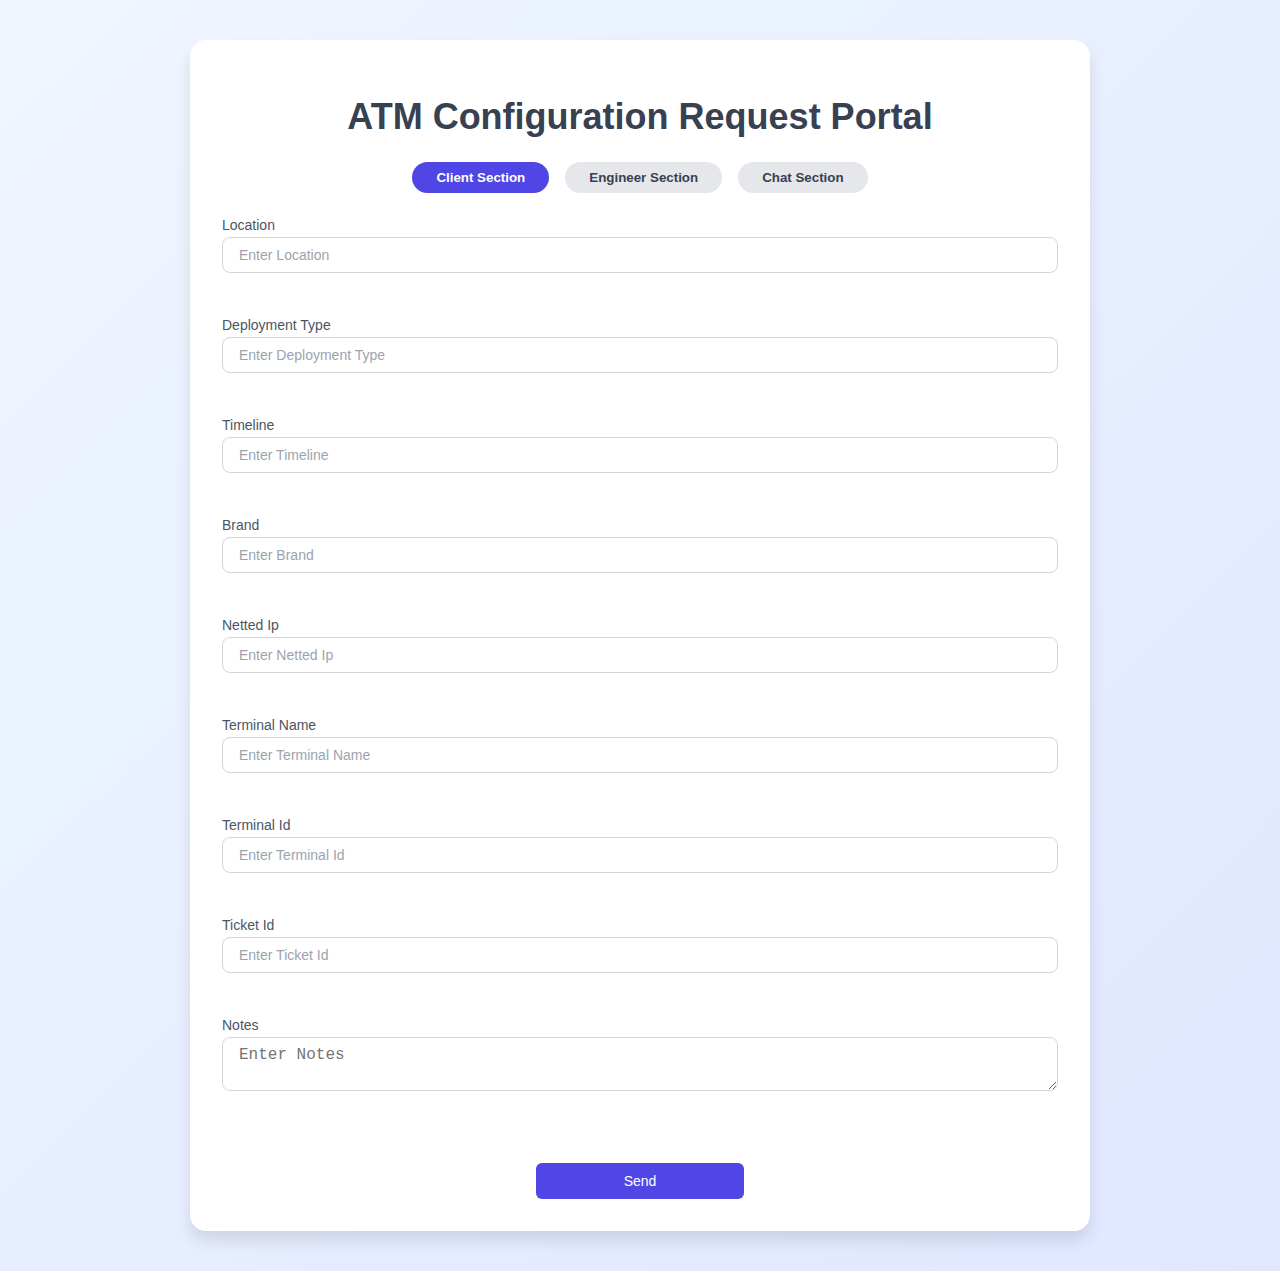
<file: index.html>
<!DOCTYPE html>
<html lang="en">
<head>
    <meta charset="UTF-8">
    <meta name="viewport" content="width=device-width, initial-scale=1.0">
    <title>ATM Configuration Request Portal</title>
    <link rel="stylesheet" href="ATMrequestport.css">
</head>
<body>
    <div class="container">
        <h1>ATM Configuration Request Portal</h1>

        <div class="tabs">
            <button class="tab-button active" data-tab="client">Client Section</button>
            <button class="tab-button" data-tab="engineer">Engineer Section</button>
            <button class="tab-button" data-tab="chat">Chat Section</button>
        </div>

        <div id="client-section" class="tab-content">
            <div class="form-field">
                <label for="location">Location</label>
                <input type="text" name="location" id="location" placeholder="Enter Location">
                <div class="error-message" id="location-error"></div>
            </div>
            <div class="form-field">
                <label for="deploymentType">Deployment Type</label>
                <input type="text" name="deploymentType" id="deploymentType" placeholder="Enter Deployment Type">
                <div class="error-message" id="deploymentType-error"></div>
            </div>
            <div class="form-field">
                <label for="timeline">Timeline</label>
                <input type="text" name="timeline" id="timeline" placeholder="Enter Timeline">
                <div class="error-message" id="timeline-error"></div>
            </div>
            <div class="form-field">
                <label for="brand">Brand</label>
                <input type="text" name="brand" id="brand" placeholder="Enter Brand">
                <div class="error-message" id="brand-error"></div>
            </div>
            <div class="form-field">
                <label for="nettedIp">Netted Ip</label>
                <input type="text" name="nettedIp" id="nettedIp" placeholder="Enter Netted Ip">
                <div class="error-message" id="nettedIp-error"></div>
            </div>
            <div class="form-field">
                <label for="terminalName">Terminal Name</label>
                <input type="text" name="terminalName" id="terminalName" placeholder="Enter Terminal Name">
                <div class="error-message" id="terminalName-error"></div>
            </div>
            <div class="form-field">
                <label for="terminalId">Terminal Id</label>
                <input type="text" name="terminalId" id="terminalId" placeholder="Enter Terminal Id">
                <div class="error-message" id="terminalId-error"></div>
            </div>
            <div class="form-field">
                <label for="ticketId">Ticket Id</label>
                <input type="text" name="ticketId" id="ticketId" placeholder="Enter Ticket Id">
                <div class="error-message" id="ticketId-error"></div>
            </div>
            <div class="form-field">
                <label for="notes">Notes</label>
                <textarea name="notes" id="notes" placeholder="Enter Notes"></textarea>
                <div class="error-message" id="notes-error"></div>
            </div>
            <div class="send-button-container">
                <button class="send-button" onclick="handleSendMessage()">Send</button>
            </div>
        </div>

        <div id="engineer-section" class="tab-content" style="display: none;">
            <div class="checkbox-field">
                <input type="checkbox" id="ipRequestRaised" name="ipRequestRaised">
                <label for="ipRequestRaised">Ip Request Raised</label>
            </div>
            <div class="checkbox-field">
                <input type="checkbox" id="adrouteRequestRaised" name="adrouteRequestRaised">
                <label for="adrouteRequestRaised">Adroute Request Raised</label>
            </div>
            <div class="checkbox-field">
                <input type="checkbox" id="keysGenerated" name="keysGenerated">
                <label for="keysGenerated">Keys Generated</label>
            </div>
            <div class="checkbox-field">
                <input type="checkbox" id="atmOnline" name="atmOnline">
                <label for="atmOnline">Atm Online</label>
            </div>
            <div class="form-field">
                <label for="engineerComments">Comments</label>
                <textarea name="comments" id="engineerComments"></textarea>
            </div>
            <div class="checkbox-field">
                <input type="checkbox" id="completed" name="completed">
                <label for="completed">Configuration Completed</label>
            </div>
            <div class="send-button-container">
                <button class="send-button" onclick="handleSendMessage()">Send</button>
            </div>
        </div>

        <div id="chat-section" class="tab-content" style="display: none;">
            <div class="chat-container">
                <div class="messages-display" id="messagesDisplay">
                    </div>
                <div class="chat-input-area">
                    <input type="text" id="newMessage" placeholder="Type your message...">
                    <button onclick="handleSendMessage()">Send</button>
                </div>
            </div>
        </div>
    </div>
  <script src="./ATMRequest.js"></script>
</body>
</html>
</file>
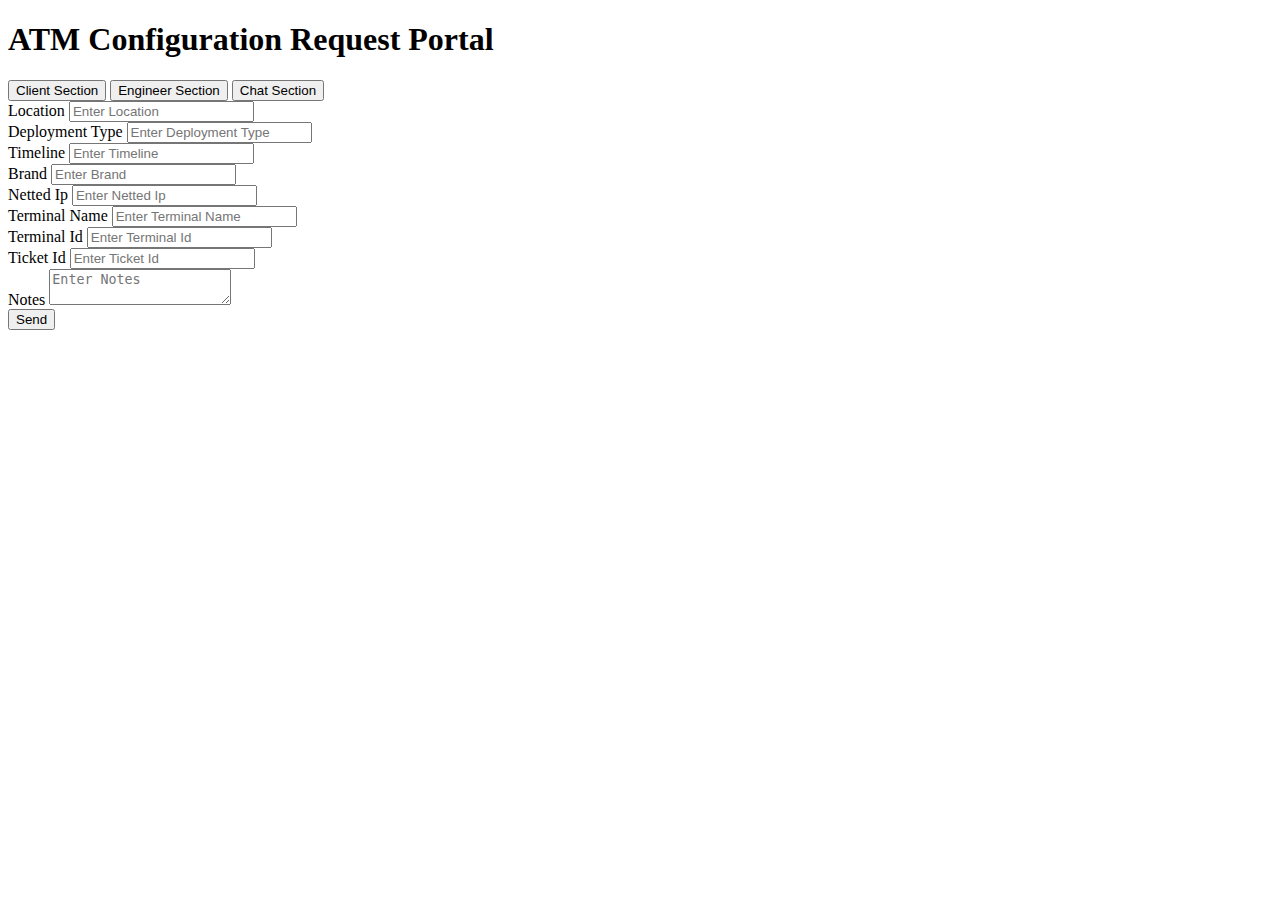
<file: save.html>
<!DOCTYPE html>
<html lang="en">
<head>
    <meta charset="UTF-8">
    <meta name="viewport" content="width=device-width, initial-scale=1.0">
    <title>ATM Configuration Request Portal</title>
</head>
<body>
    <div class="container">
        <h1>ATM Configuration Request Portal</h1>

        <div class="tabs">
            <button class="tab-button active" data-tab="client">Client Section</button>
            <button class="tab-button" data-tab="engineer">Engineer Section</button>
            <button class="tab-button" data-tab="chat">Chat Section</button>
        </div>

        <div id="client-section" class="tab-content">
            <div class="form-field">
                <label for="location">Location</label>
                <input type="text" name="location" id="location" placeholder="Enter Location">
                <div class="error-message" id="location-error"></div>
            </div>
            <div class="form-field">
                <label for="deploymentType">Deployment Type</label>
                <input type="text" name="deploymentType" id="deploymentType" placeholder="Enter Deployment Type">
                <div class="error-message" id="deploymentType-error"></div>
            </div>
            <div class="form-field">
                <label for="timeline">Timeline</label>
                <input type="text" name="timeline" id="timeline" placeholder="Enter Timeline">
                <div class="error-message" id="timeline-error"></div>
            </div>
            <div class="form-field">
                <label for="brand">Brand</label>
                <input type="text" name="brand" id="brand" placeholder="Enter Brand">
                <div class="error-message" id="brand-error"></div>
            </div>
            <div class="form-field">
                <label for="nettedIp">Netted Ip</label>
                <input type="text" name="nettedIp" id="nettedIp" placeholder="Enter Netted Ip">
                <div class="error-message" id="nettedIp-error"></div>
            </div>
            <div class="form-field">
                <label for="terminalName">Terminal Name</label>
                <input type="text" name="terminalName" id="terminalName" placeholder="Enter Terminal Name">
                <div class="error-message" id="terminalName-error"></div>
            </div>
            <div class="form-field">
                <label for="terminalId">Terminal Id</label>
                <input type="text" name="terminalId" id="terminalId" placeholder="Enter Terminal Id">
                <div class="error-message" id="terminalId-error"></div>
            </div>
            <div class="form-field">
                <label for="ticketId">Ticket Id</label>
                <input type="text" name="ticketId" id="ticketId" placeholder="Enter Ticket Id">
                <div class="error-message" id="ticketId-error"></div>
            </div>
            <div class="form-field">
                <label for="notes">Notes</label>
                <textarea name="notes" id="notes" placeholder="Enter Notes"></textarea>
                <div class="error-message" id="notes-error"></div>
            </div>
            <div class="send-button-container">
                <button class="send-button" onclick="handleSendMessage()">Send</button>
            </div>
        </div>

        <div id="engineer-section" class="tab-content" style="display: none;">
            <div class="checkbox-field">
                <input type="checkbox" id="ipRequestRaised" name="ipRequestRaised">
                <label for="ipRequestRaised">Ip Request Raised</label>
            </div>
            <div class="checkbox-field">
                <input type="checkbox" id="adrouteRequestRaised" name="adrouteRequestRaised">
                <label for="adrouteRequestRaised">Adroute Request Raised</label>
            </div>
            <div class="checkbox-field">
                <input type="checkbox" id="keysGenerated" name="keysGenerated">
                <label for="keysGenerated">Keys Generated</label>
            </div>
            <div class="checkbox-field">
                <input type="checkbox" id="atmOnline" name="atmOnline">
                <label for="atmOnline">Atm Online</label>
            </div>
            <div class="form-field">
                <label for="engineerComments">Comments</label>
                <textarea name="comments" id="engineerComments"></textarea>
            </div>
            <div class="checkbox-field">
                <input type="checkbox" id="completed" name="completed">
                <label for="completed">Configuration Completed</label>
            </div>
            <div class="send-button-container">
                <button class="send-button" onclick="handleSendMessage()">Send</button>
            </div>
        </div>

        <div id="chat-section" class="tab-content" style="display: none;">
            <div class="chat-container">
                <div class="messages-display" id="messagesDisplay">
                    </div>
                <div class="chat-input-area">
                    <input type="text" id="newMessage" placeholder="Type your message...">
                    <button onclick="handleSendMessage()">Send</button>
                </div>
            </div>
        </div>
    </div>
</body>
</html>
</file>
<file: ATMrequestport.css>
body {
    font-family: Arial, sans-serif;
    margin: 0;
    background: linear-gradient(to bottom right, #eff6ff, #e0e7ff);
    min-height: 100vh;
    display: flex;
    justify-content: center;
    align-items: flex-start;
    padding: 40px 16px;
}
.container {
    max-width: 900px;
    width: 100%;
    background-color: #ffffff;
    border-radius: 16px;
    box-shadow: 0 10px 15px rgba(0, 0, 0, 0.1);
    padding: 32px;
    box-sizing: border-box;
}
h1 {
    font-size: 2.25rem;
    font-weight: bold;
    color: #374151;
    margin-bottom: 24px;
    text-align: center;
}
.tabs {
    display: flex;
    justify-content: center;
    gap: 16px;
    margin-bottom: 24px;
}
.tab-button {
    padding: 8px 24px;
    border-radius: 9999px;
    font-weight: 600;
    transition: background-color 0.3s ease, color 0.3s ease;
    border: none;
    cursor: pointer;
    outline: none;
}
.tab-button.active {
    background-color: #4f46e5;
    color: #ffffff;
}
.tab-button:not(.active) {
    background-color: #e5e7eb;
    color: #374151;
}
.tab-button:not(.active):hover {
    background-color: #e0e7ff;
}
.tab-content {
    display: grid;
    gap: 24px;
}
.form-field {
    margin-bottom: 16px;
}
.form-field label {
    display: block;
    font-size: 0.875rem;
    font-weight: 500;
    color: #4b5563;
    margin-bottom: 4px;
    text-transform: capitalize;
}
.form-field input[type="text"],
.form-field textarea {
    width: 100%;
    border: 1px solid #d1d5db;
    border-radius: 8px;
    padding: 8px 16px;
    font-size: 1rem;
    box-sizing: border-box;
    transition: border-color 0.2s ease, box-shadow 0.2s ease;
}
.form-field input[type="text"]:focus,
.form-field textarea:focus {
    outline: none;
    border-color: #6366f1;
    box-shadow: 0 0 0 2px rgba(99, 102, 241, 0.25);
}
.form-field input::placeholder {
    font-size: 0.875rem;
    color: #9ca3af;
}
.form-field.error input,
.form-field.error textarea {
    border-color: #ef4444;
}
.error-message {
    color: #ef4444;
    font-size: 0.75rem;
    margin-top: 4px;
}
.checkbox-field {
    display: flex;
    align-items: center;
    gap: 12px;
}
.checkbox-field input[type="checkbox"] {
    height: 20px;
    width: 20px;
    color: #4f46e5;
    border-radius: 4px;
    cursor: pointer;
    accent-color: #4f46e5;
}
.checkbox-field label {
    font-size: 1rem;
    color: #374151;
    cursor: pointer;
    text-transform: capitalize;
}
.send-button-container {
    display: flex;
    justify-content: center;
    margin-top: 24px;
}
.send-button {
    background-color: #4f46e5;
    color: #ffffff;
    padding: 10px 16px;
    border-radius: 6px;
    font-size: 0.875rem;
    font-weight: 500;
    border: none;
    cursor: pointer;
    transition: background-color 0.2s ease;
    width: 208px;
}
.send-button:hover {
    background-color: #4338ca;
}

/* Chat section specific styles */
.chat-container {
    display: flex;
    flex-direction: column;
    border: 1px solid #d1d5db;
    border-radius: 8px;
    height: 300px;
    overflow: hidden;
}
.message {
    margin-bottom: 8px;
    display: flex;
}
.message.client {
    justify-content: flex-end;
}
.message.engineer {
    justify-content: flex-start;
}
.message-bubble {
    max-width: 70%;
    padding: 8px 12px;
    border-radius: 18px;
    word-wrap: break-word;
    font-size: 0.95rem;
}
.message.client .message-bubble {
    background-color: #4f46e5;
    color: white;
    border-bottom-right-radius: 4px;
}
.message.engineer .message-bubble {
    background-color: #e5e7eb;
    color: #374151;
    border-bottom-left-radius: 4px;
}
.chat-input-area {
    display: flex;
    padding: 16px;
    border-top: 1px solid #d1d5db;
    background-color: #ffffff;
}
.chat-input-area input[type="text"] {
    flex-grow: 1;
    border: 1px solid #d1d5db;
    border-radius: 9999px;
    padding: 8px 16px;
    font-size: 1rem;
    margin-right: 8px;
}
.chat-input-area button {
    background-color: #4f46e5;
    color: white;
    border: none;
    border-radius: 9999px;
    padding: 8px 16px;
    cursor: pointer;
    transition: background-color 0.2s ease;
}
.chat-input-area button:hover {
    background-color: #4338ca;
}
</file>
